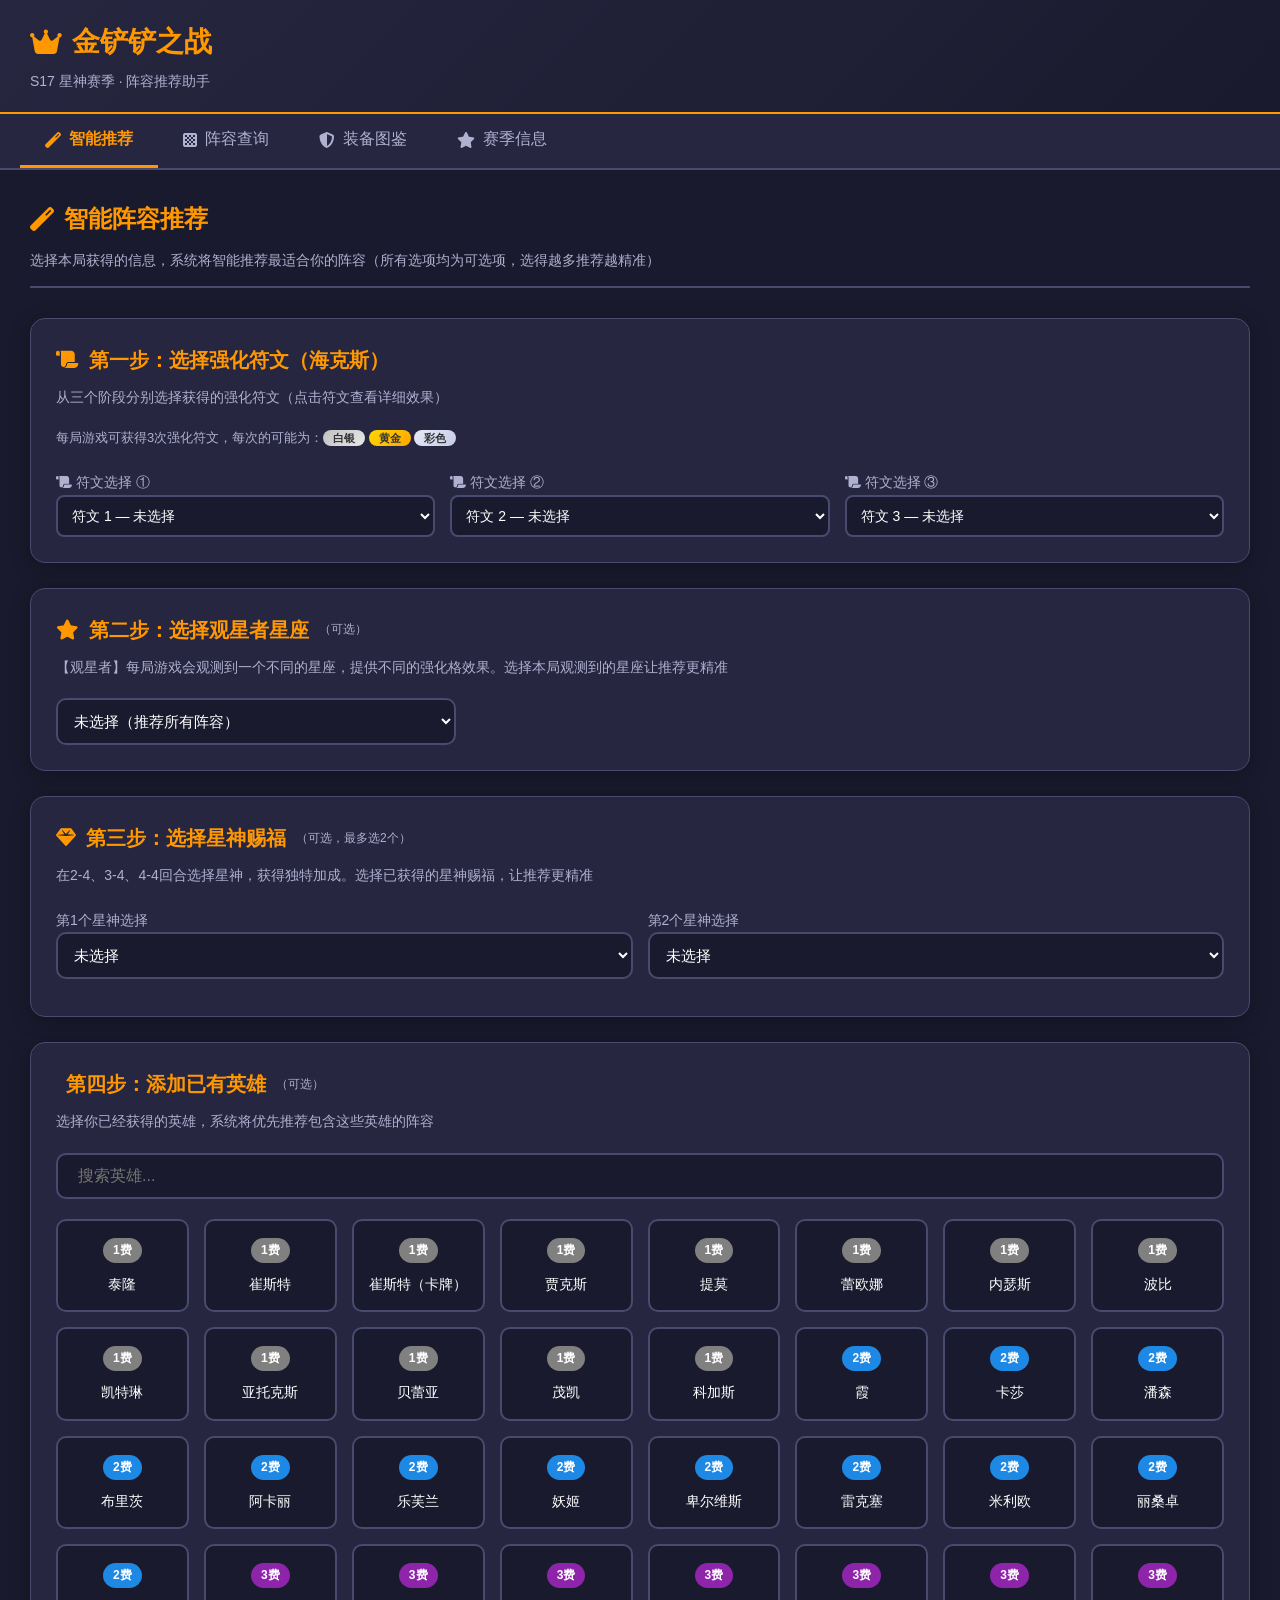
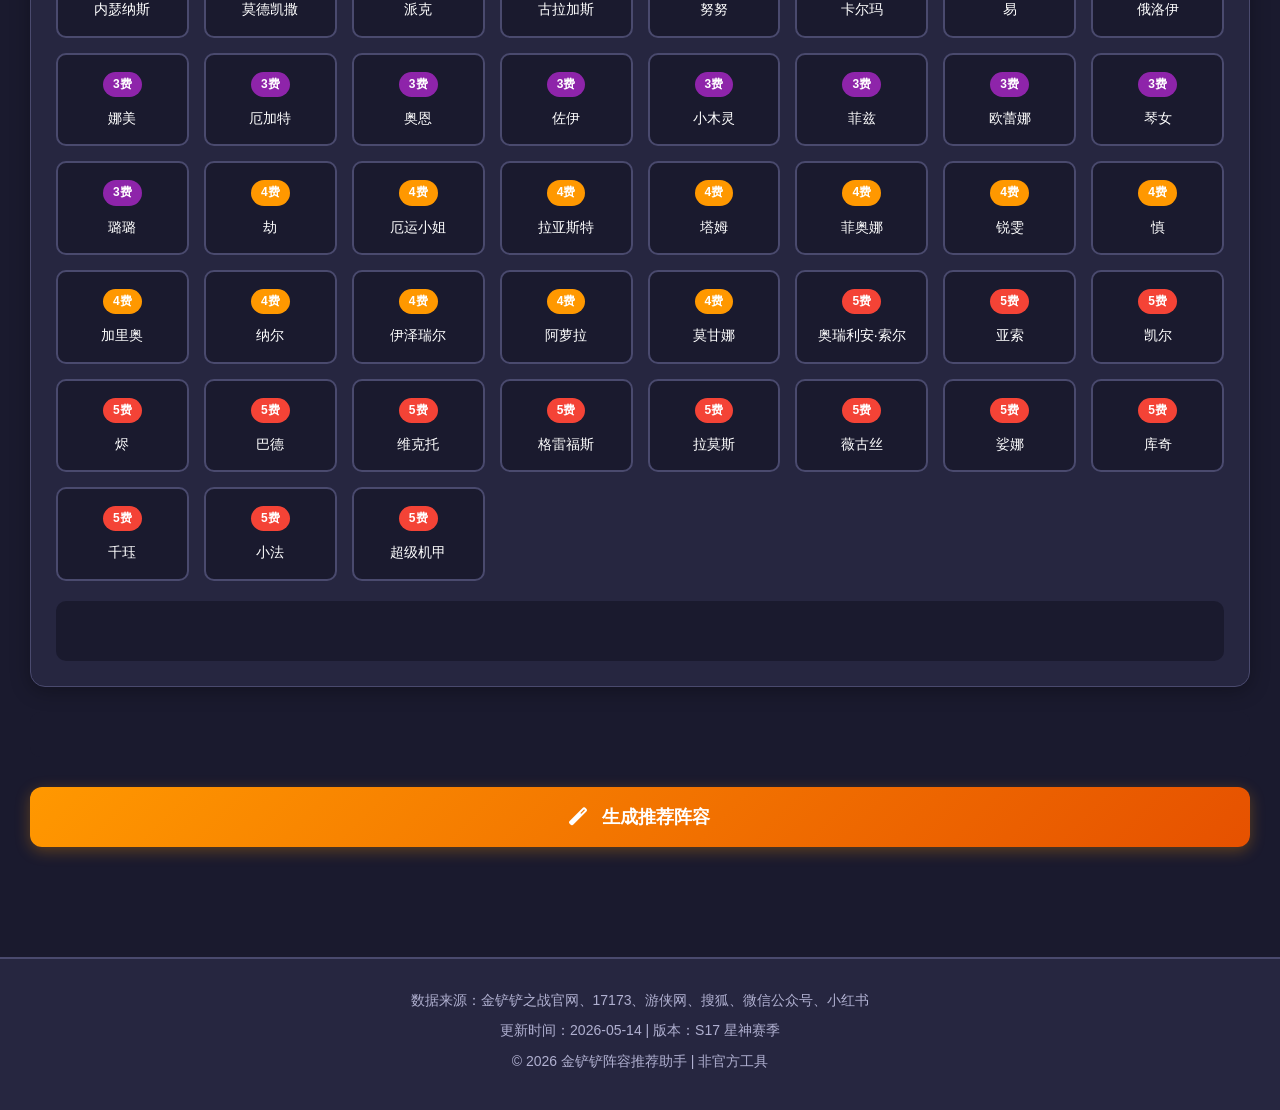
<file: index.html>
<!DOCTYPE html>
<html lang="zh-CN">
<head>
    <meta charset="UTF-8">
    <meta name="viewport" content="width=device-width, initial-scale=1.0">
    <title>金铲铲之战 - S17星神赛季阵容推荐</title>
    <link rel="stylesheet" href="styles.css">
    <link rel="stylesheet" href="https://cdnjs.cloudflare.com/ajax/libs/font-awesome/6.4.0/css/all.min.css">
</head>
<body>
    <div class="container">
        <!-- 顶部导航 -->
        <header class="header">
            <div class="header-content">
                <h1><i class="fas fa-crown"></i> 金铲铲之战</h1>
                <p class="subtitle">S17 星神赛季 · 阵容推荐助手</p>
            </div>
        </header>

        <!-- 导航标签 -->
        <nav class="nav-tabs">
            <button class="nav-tab active" onclick="switchTab('recommend')">
                <i class="fas fa-magic"></i> 智能推荐
            </button>
            <button class="nav-tab" onclick="switchTab('compositions')">
                <i class="fas fa-chess-board"></i> 阵容查询
            </button>
            <button class="nav-tab" onclick="switchTab('equipment')">
                <i class="fas fa-shield-alt"></i> 装备图鉴
            </button>
            <button class="nav-tab" onclick="switchTab('season')">
                <i class="fas fa-star"></i> 赛季信息
            </button>
        </nav>

        <!-- 智能推荐页面 -->
        <div id="recommend-page" class="page active">
            <div class="page-header">
                <h2><i class="fas fa-magic"></i> 智能阵容推荐</h2>
                <p class="page-desc">选择本局获得的信息，系统将智能推荐最适合你的阵容（所有选项均为可选项，选得越多推荐越精准）</p>
            </div>

            <!-- 第一步：选择强化符文（下拉选择） -->
            <div class="recommend-section">
                <h3><i class="fas fa-scroll"></i> 第一步：选择强化符文（海克斯）</h3>
                <p class="section-desc">从三个阶段分别选择获得的强化符文（点击符文查看详细效果）</p>
                
                <div class="hex-selection" style="display:flex;flex-direction:column;gap:15px;">
                    <p style="color:var(--text-secondary);font-size:13px;margin-bottom:5px;">每局游戏可获得3次强化符文，每次的可能为：<span class="tier-badge silver" style="font-size:11px;padding:2px 10px;">白银</span> <span class="tier-badge gold" style="font-size:11px;padding:2px 10px;">黄金</span> <span class="tier-badge prismatic" style="font-size:11px;padding:2px 10px;">彩色</span></p>
                    <div style="display:grid;grid-template-columns:1fr 1fr 1fr;gap:15px;">
                        <div class="form-group">
                            <label style="font-size:14px;color:var(--text-secondary);margin-bottom:8px;"><i class="fas fa-scroll"></i> 符文选择 ①</label>
                            <select id="hex-1" class="hex-select" onchange="onHexSelect(1)" style="width:100%;padding:10px;background:var(--bg-dark);border:2px solid var(--border-color);border-radius:8px;color:var(--text-primary);font-size:14px;">
                                <option value="">未选择</option>
                            </select>
                        </div>
                        <div class="form-group">
                            <label style="font-size:14px;color:var(--text-secondary);margin-bottom:8px;"><i class="fas fa-scroll"></i> 符文选择 ②</label>
                            <select id="hex-2" class="hex-select" onchange="onHexSelect(2)" style="width:100%;padding:10px;background:var(--bg-dark);border:2px solid var(--border-color);border-radius:8px;color:var(--text-primary);font-size:14px;">
                                <option value="">未选择</option>
                            </select>
                        </div>
                        <div class="form-group">
                            <label style="font-size:14px;color:var(--text-secondary);margin-bottom:8px;"><i class="fas fa-scroll"></i> 符文选择 ③</label>
                            <select id="hex-3" class="hex-select" onchange="onHexSelect(3)" style="width:100%;padding:10px;background:var(--bg-dark);border:2px solid var(--border-color);border-radius:8px;color:var(--text-primary);font-size:14px;">
                                <option value="">未选择</option>
                            </select>
                        </div>
                    </div>
                    <div id="hex-detail" style="display:none;background:var(--bg-dark);border-radius:8px;padding:12px;font-size:13px;color:var(--text-secondary);"></div>
                </div>
            </div>

            <!-- 第二步：选择观星者星座（可选） -->
            <div class="recommend-section">
                <h3><i class="fas fa-star"></i> 第二步：选择观星者星座 <span style="font-size:12px;color:var(--text-secondary);font-weight:normal;">（可选）</span></h3>
                <p class="section-desc">【观星者】每局游戏会观测到一个不同的星座，提供不同的强化格效果。选择本局观测到的星座让推荐更精准</p>
                
                <div class="form-group" style="max-width:400px;">
                    <select id="constellation-select" onchange="onConstellationSelect()" style="width:100%;padding:12px;background:var(--bg-dark);border:2px solid var(--border-color);border-radius:10px;color:var(--text-primary);font-size:15px;">
                        <option value="">未选择（推荐所有阵容）</option>
                    </select>
                </div>
                <div id="constellation-detail" style="display:none;margin-top:12px;background:var(--bg-dark);border-radius:10px;padding:15px;border:1px solid var(--border-color);font-size:14px;color:var(--text-secondary);"></div>
            </div>

            <!-- 第三步：选择星神赐福（可选，最多2个） -->
            <div class="recommend-section">
                <h3><i class="fas fa-gem"></i> 第三步：选择星神赐福 <span style="font-size:12px;color:var(--text-secondary);font-weight:normal;">（可选，最多选2个）</span></h3>
                <p class="section-desc">在2-4、3-4、4-4回合选择星神，获得独特加成。选择已获得的星神赐福，让推荐更精准</p>
                
                <div style="display:grid;grid-template-columns:1fr 1fr;gap:15px;margin-bottom:12px;">
                    <div class="form-group">
                        <label style="font-size:14px;color:var(--text-secondary);margin-bottom:8px;">第1个星神选择</label>
                        <select id="stargod-1" onchange="onStarGodSelect()" style="width:100%;padding:12px;background:var(--bg-dark);border:2px solid var(--border-color);border-radius:10px;color:var(--text-primary);font-size:15px;">
                            <option value="">未选择</option>
                        </select>
                    </div>
                    <div class="form-group">
                        <label style="font-size:14px;color:var(--text-secondary);margin-bottom:8px;">第2个星神选择</label>
                        <select id="stargod-2" onchange="onStarGodSelect()" style="width:100%;padding:12px;background:var(--bg-dark);border:2px solid var(--border-color);border-radius:10px;color:var(--text-primary);font-size:15px;">
                            <option value="">未选择</option>
                        </select>
                    </div>
                </div>
                
                <div id="stargod-tip" style="background:rgba(255,152,0,0.12);border:2px solid var(--primary);border-radius:10px;padding:15px;margin-bottom:12px;display:none;">
                    <p style="font-size:14px;color:var(--primary);font-weight:bold;"><i class="fas fa-bolt"></i> 连续2次选择同一星神会成为「主神」，解锁专属超强赐福！</p>
                </div>
                
                <div id="stargod-detail" style="display:none;background:var(--bg-dark);border-radius:10px;padding:15px;font-size:14px;color:var(--text-secondary);"></div>
            </div>

            <!-- 第四步：添加已有英雄（可选） -->
            <div class="recommend-section">
                <h3><i class="fas fa-chess-piece"></i> 第四步：添加已有英雄 <span style="font-size:12px;color:var(--text-secondary);font-weight:normal;">（可选）</span></h3>
                <p class="section-desc">选择你已经获得的英雄，系统将优先推荐包含这些英雄的阵容</p>
                
                <div class="champion-selector">
                    <input type="text" id="champion-search" placeholder="搜索英雄..." oninput="filterChampions()">
                    <div class="champion-grid" id="champion-grid">
                        <!-- 动态加载英雄 -->
                    </div>
                </div>
                
                <div class="selected-champions" id="selected-champions">
                    <!-- 已选择的英雄 -->
                </div>
            </div>

            <!-- 已选条件概要 -->
            <div id="selection-summary" style="display:flex;flex-wrap:wrap;gap:8px;padding:15px;background:var(--bg-dark);border-radius:10px;margin-bottom:20px;min-height:45px;align-items:center;"></div>

            <!-- 推荐结果 -->
            <div class="recommend-result" id="recommend-result">
                <button class="btn-recommend" onclick="generateRecommendation()">
                    <i class="fas fa-magic"></i> 生成推荐阵容
                </button>
            </div>

            <!-- 推荐阵容展示 -->
            <div id="recommendation-list" class="composition-list">
                <!-- 动态加载推荐阵容 -->
            </div>
        </div>

        <!-- 阵容查询页面 -->
        <div id="compositions-page" class="page">
            <div class="page-header">
                <h2><i class="fas fa-chess-board"></i> 阵容查询</h2>
                <p class="page-desc">浏览所有阵容，或按条件筛选找到适合你的阵容</p>
            </div>

            <div class="search-filter">
                <input type="text" id="comp-search" placeholder="搜索阵容或英雄..." oninput="filterCompositions()">
                
                <div class="filter-group">
                    <label>梯度筛选：</label>
                    <select id="tier-filter" onchange="filterCompositions()">
                        <option value="">全部</option>
                        <option value="T0">T0</option>
                        <option value="T0.5">T0.5</option>
                        <option value="T1">T1</option>
                        <option value="T2">T2</option>
                    </select>
                </div>
                
                <div class="filter-group">
                    <label>难度筛选：</label>
                    <select id="difficulty-filter" onchange="filterCompositions()">
                        <option value="">全部</option>
                        <option value="简单">简单</option>
                        <option value="中等">中等</option>
                        <option value="困难">困难</option>
                    </select>
                </div>
                
                <!-- 种族羁绊筛选 -->
                <div class="filter-group">
                    <label>种族羁绊：</label>
                    <div class="trait-checkboxes" id="racial-traits">
                        <!-- 动态加载种族羁绊 -->
                    </div>
                </div>
                
                <!-- 职业羁绊筛选 -->
                <div class="filter-group">
                    <label>职业羁绊：</label>
                    <div class="trait-checkboxes" id="class-traits">
                        <!-- 动态加载职业羁绊 -->
                    </div>
                </div>
            </div>

            <div id="composition-list" class="composition-list">
                <!-- 动态加载阵容 -->
            </div>
        </div>

        <!-- 装备图鉴页面 -->
        <div id="equipment-page" class="page">
            <div class="page-header">
                <h2><i class="fas fa-shield-alt"></i> 装备图鉴</h2>
                <p class="page-desc">查看所有装备的效果和合成配方</p>
            </div>

            <div class="search-filter">
                <input type="text" id="item-search" placeholder="搜索装备..." oninput="filterItems()">
            </div>

            <div id="item-list" class="item-list">
                <!-- 动态加载装备 -->
            </div>
        </div>

        <!-- 赛季信息页面 -->
        <div id="season-page" class="page">
            <div class="page-header">
                <h2><i class="fas fa-star"></i> S17 星神赛季</h2>
                <p class="page-desc">了解本赛季的新机制、新羁绊和新玩法</p>
            </div>

            <!-- 星神赐福机制 -->
            <div class="season-section">
                <h3><i class="fas fa-gem"></i> 星神赐福机制</h3>
                <p>传统的"选秀"环节已被彻底取代，变成了全新的"星神领域"机制。在2-4、3-4、4-4回合，你将直面两位星神与羽饰骑士，选择一份附带基础装备的专属恩赐及一份通用馈赠。</p>
                
                <div class="stargod-cards" id="stargod-cards">
                    <!-- 动态加载星神卡片 -->
                </div>
            </div>

            <!-- 观星者星座机制 -->
            <div class="season-section">
                <h3><i class="fas fa-star"></i> 观星者星座机制</h3>
                <p>【观星者】每局游戏会观测到一个不同的星座。每完成5场玩家对战，即可获得1枚观星者纹章。处于强化格上的观星者单位会获得各类属性加成。</p>
                
                <div class="constellation-cards" id="constellation-cards">
                    <!-- 动态加载星座卡片 -->
                </div>
            </div>

            <!-- 羁绊介绍 -->
            <div class="season-section">
                <h3><i class="fas fa-link"></i> 羁绊介绍</h3>
                
                <h4>种族羁绊（特质）</h4>
                <div class="trait-cards" id="racial-trait-cards">
                    <!-- 动态加载种族羁绊 -->
                </div>
                
                <h4>职业羁绊（职业）</h4>
                <div class="trait-cards" id="class-trait-cards">
                    <!-- 动态加载职业羁绊 -->
                </div>
            </div>

            <!-- 强化符文介绍 -->
            <div class="season-section">
                <h3><i class="fas fa-scroll"></i> 强化符文（海克斯）介绍</h3>
                <p>强化符文在1-4、3-3、4-6回合获得，分为三个等级：</p>
                <ul>
                    <li><span class="tier-badge silver">白银</span> 基础效果，适合前期过渡</li>
                    <li><span class="tier-badge gold">黄金</span> 进阶效果，适合中期发力</li>
                    <li><span class="tier-badge prismatic">彩色</span> 强力效果，适合后期决胜</li>
                </ul>
                
                <div class="hex-categories">
                    <div class="hex-category">
                        <h4>专属英雄强化</h4>
                        <div class="hex-list" id="hero-hexes">
                            <!-- 动态加载英雄强化符文 -->
                        </div>
                    </div>
                    
                    <div class="hex-category">
                        <h4>经济运营</h4>
                        <div class="hex-list" id="economic-hexes">
                            <!-- 动态加载经济符文 -->
                        </div>
                    </div>
                    
                    <div class="hex-category">
                        <h4>装备神器</h4>
                        <div class="hex-list" id="equipment-hexes">
                            <!-- 动态加载装备符文 -->
                        </div>
                    </div>
                    
                    <div class="hex-category">
                        <h4>战斗增益</h4>
                        <div class="hex-list" id="combat-hexes">
                            <!-- 动态加载战斗符文 -->
                        </div>
                    </div>
                </div>
            </div>
        </div>

        <!-- 阵容详情弹窗 -->
        <div id="composition-detail" class="modal">
            <div class="modal-content">
                <span class="close" onclick="closeModal()">&times;</span>
                <div id="modal-body">
                    <!-- 动态加载阵容详情 -->
                </div>
            </div>
        </div>

        <!-- 页脚 -->
        <footer class="footer">
            <p>数据来源：金铲铲之战官网、17173、游侠网、搜狐、微信公众号、小红书</p>
            <p>更新时间：2026-05-14 | 版本：S17 星神赛季</p>
            <p>© 2026 金铲铲阵容推荐助手 | 非官方工具</p>
        </footer>
    </div>

    <!-- 引入JavaScript文件 -->
    <script src="data.js"></script>
    <script src="app.js"></script>
</body>
</html>
</file>
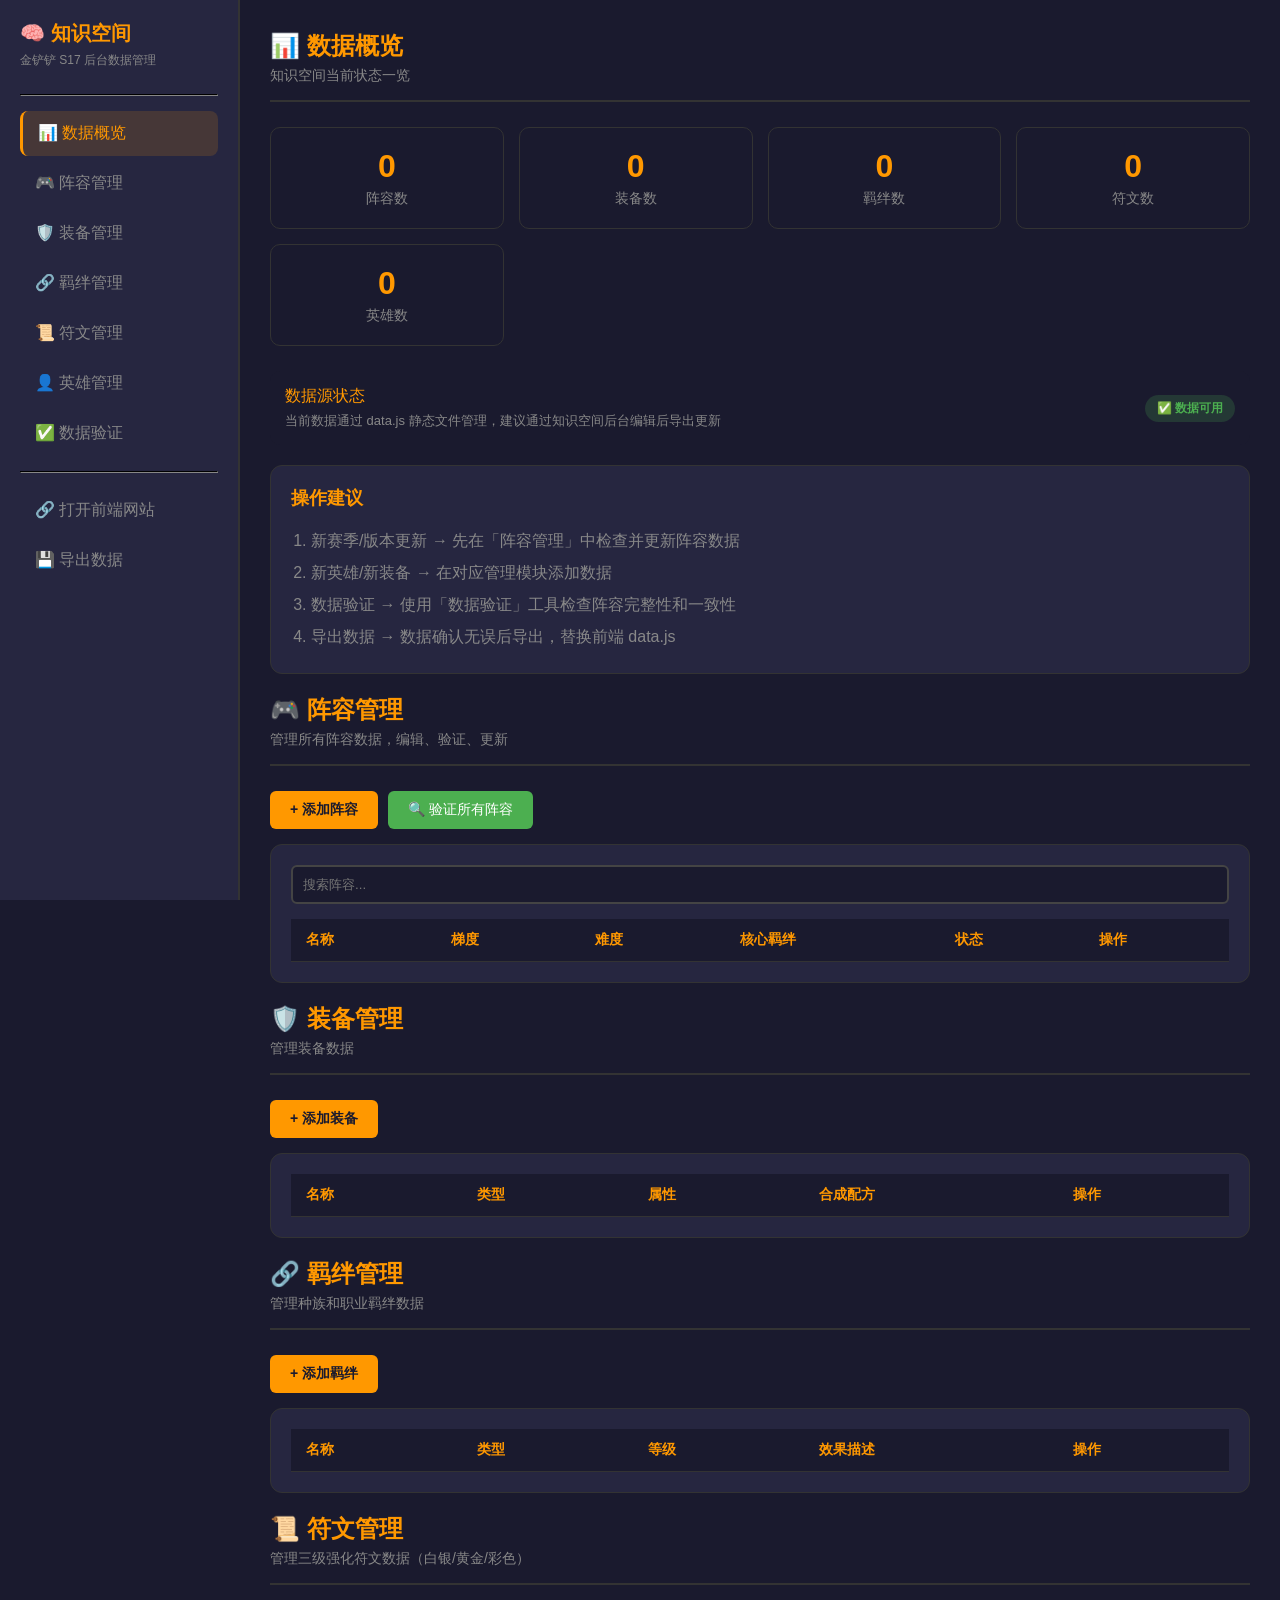
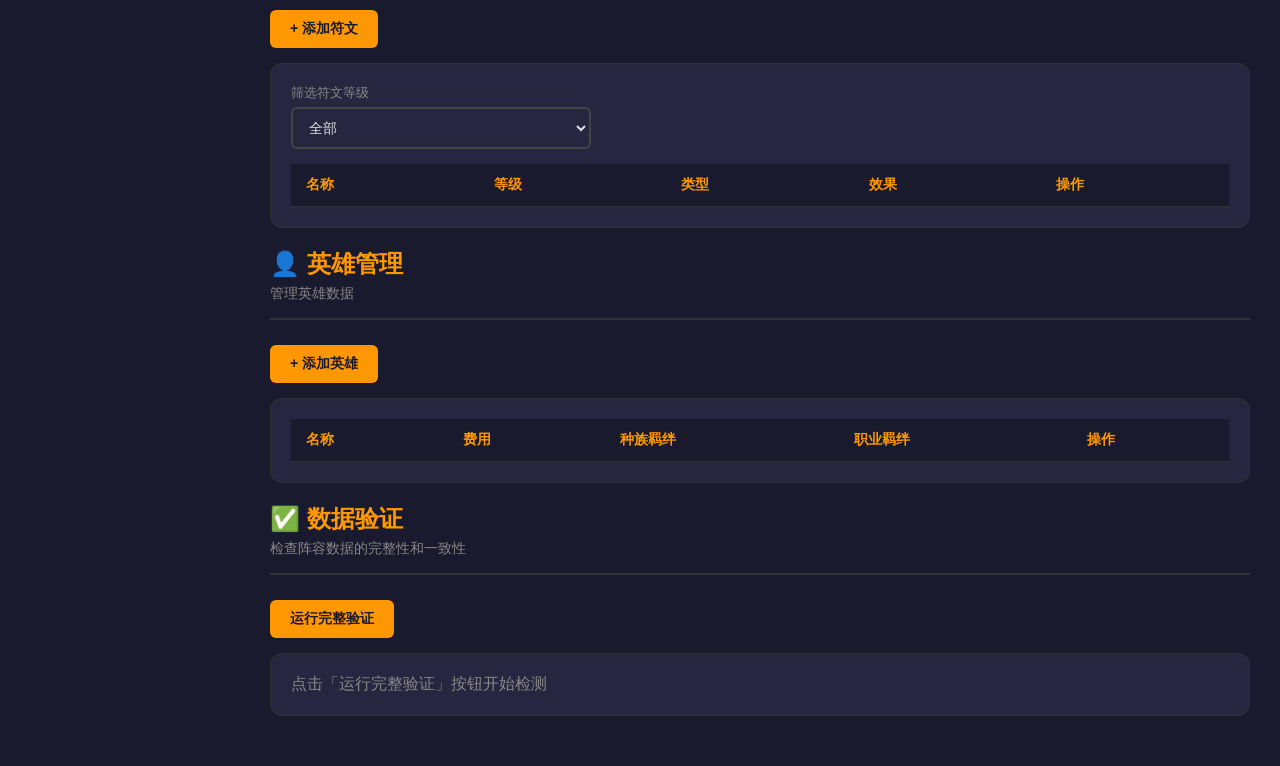
<file: admin.html>
<!DOCTYPE html>
<html lang="zh-CN">
<head>
    <meta charset="UTF-8">
    <meta name="viewport" content="width=device-width, initial-scale=1.0">
    <title>金铲铲知识空间 - 后台管理</title>
    <style>
        :root {
            --bg-dark: #1a1a2e;
            --bg-medium: #262640;
            --bg-light: #3a3a5e;
            --primary: #FF9800;
            --text-primary: #e0e0e0;
            --text-secondary: #888;
            --success: #4CAF50;
            --danger: #f44336;
            --warning: #FFC107;
        }
        * { margin: 0; padding: 0; box-sizing: border-box; }
        body {
            font-family: 'Segoe UI', sans-serif;
            background: var(--bg-dark);
            color: var(--text-primary);
            min-height: 100vh;
        }
        .sidebar {
            position: fixed;
            left: 0;
            top: 0;
            width: 240px;
            height: 100vh;
            background: var(--bg-medium);
            border-right: 2px solid #333;
            padding: 20px;
            overflow-y: auto;
            z-index: 100;
        }
        .sidebar h2 {
            color: var(--primary);
            font-size: 20px;
            margin-bottom: 5px;
            display: flex;
            align-items: center;
            gap: 10px;
        }
        .sidebar .subtitle {
            font-size: 12px;
            color: var(--text-secondary);
            margin-bottom: 25px;
        }
        .nav-item {
            padding: 12px 15px;
            margin: 5px 0;
            border-radius: 8px;
            cursor: pointer;
            transition: all 0.3s;
            display: flex;
            align-items: center;
            gap: 10px;
            color: var(--text-secondary);
        }
        .nav-item:hover, .nav-item.active {
            background: rgba(255,152,0,0.15);
            color: var(--primary);
        }
        .nav-item.active {
            border-left: 3px solid var(--primary);
        }
        .main-content {
            margin-left: 240px;
            padding: 30px;
        }
        .page-header {
            margin-bottom: 25px;
            padding-bottom: 15px;
            border-bottom: 2px solid #333;
        }
        .page-header h2 { font-size: 24px; color: var(--primary); }
        .page-header p { color: var(--text-secondary); font-size: 14px; margin-top: 5px; }
        .section {
            background: var(--bg-medium);
            border-radius: 12px;
            padding: 20px;
            margin-bottom: 20px;
            border: 1px solid #333;
        }
        .section h3 { font-size: 18px; margin-bottom: 15px; color: var(--primary); }
        
        /* 统计卡片 */
        .stats-grid {
            display: grid;
            grid-template-columns: repeat(auto-fill, minmax(200px, 1fr));
            gap: 15px;
            margin-bottom: 25px;
        }
        .stat-card {
            background: var(--bg-dark);
            border-radius: 10px;
            padding: 20px;
            text-align: center;
            border: 1px solid #333;
        }
        .stat-card .number {
            font-size: 32px;
            font-weight: bold;
            color: var(--primary);
        }
        .stat-card .label { font-size: 14px; color: var(--text-secondary); margin-top: 5px; }
        
        /* 表格样式 */
        table {
            width: 100%;
            border-collapse: collapse;
            font-size: 14px;
        }
        th, td {
            padding: 12px 15px;
            text-align: left;
            border-bottom: 1px solid #333;
        }
        th { color: var(--primary); font-weight: bold; background: var(--bg-dark); }
        tr:hover { background: rgba(255,152,0,0.05); }
        
        /* 编辑区 */
        .edit-form {
            background: var(--bg-dark);
            border-radius: 10px;
            padding: 20px;
            margin-top: 20px;
        }
        .form-group {
            margin-bottom: 15px;
        }
        .form-group label {
            display: block;
            font-size: 13px;
            color: var(--text-secondary);
            margin-bottom: 5px;
        }
        .form-group input, .form-group select, .form-group textarea {
            width: 100%;
            padding: 10px 12px;
            background: var(--bg-medium);
            border: 2px solid #444;
            border-radius: 6px;
            color: var(--text-primary);
            font-size: 14px;
        }
        .form-group textarea { min-height: 80px; resize: vertical; }
        .form-group input:focus, .form-group select:focus, .form-group textarea:focus {
            outline: none;
            border-color: var(--primary);
        }
        
        .btn {
            padding: 10px 20px;
            border: none;
            border-radius: 6px;
            cursor: pointer;
            font-size: 14px;
            transition: all 0.3s;
        }
        .btn-primary { background: var(--primary); color: #1a1a2e; font-weight: bold; }
        .btn-primary:hover { background: #e68900; }
        .btn-danger { background: var(--danger); color: white; }
        .btn-danger:hover { background: #d32f2f; }
        .btn-success { background: var(--success); color: white; }
        .btn-success:hover { background: #388e3c; }
        .btn-sm { padding: 6px 12px; font-size: 12px; }
        
        .action-bar {
            display: flex;
            gap: 10px;
            margin-bottom: 15px;
        }
        .valid-badge {
            display: inline-block;
            padding: 3px 10px;
            border-radius: 12px;
            font-size: 12px;
        }
        .valid-badge.ok { background: rgba(76,175,80,0.2); color: var(--success); }
        .valid-badge.warn { background: rgba(255,152,0,0.2); color: var(--warning); }
        .valid-badge.err { background: rgba(244,67,54,0.2); color: var(--danger); }
        
        .data-source {
            display: flex;
            align-items: center;
            gap: 15px;
            background: var(--bg-dark);
            border-radius: 10px;
            padding: 15px;
            margin-bottom: 20px;
        }
        .data-source .info { flex: 1; }
        .data-source .title { font-size: 16px; color: var(--primary); margin-bottom: 5px; }
        .data-source .desc { font-size: 13px; color: var(--text-secondary); }
        .data-source .status {
            display: inline-block;
            padding: 5px 12px;
            border-radius: 15px;
            font-size: 12px;
            font-weight: bold;
        }
        .status.synced { background: rgba(76,175,80,0.2); color: var(--success); }
        .status.unsynced { background: rgba(255,152,0,0.2); color: var(--warning); }
        
        @media (max-width: 768px) {
            .sidebar { width: 100%; height: auto; position: relative; padding: 15px; }
            .main-content { margin-left: 0; padding: 15px; }
            .stats-grid { grid-template-columns: repeat(2, 1fr); }
        }
    </style>
</head>
<body>
    <div class="sidebar">
        <h2>🧠 知识空间</h2>
        <div class="subtitle">金铲铲 S17 后台数据管理</div>
        <hr style="border-color:#333;margin-bottom:15px;">
        <div class="nav-item active" onclick="switchAdminTab('dashboard',this)">
            📊 数据概览
        </div>
        <div class="nav-item" onclick="switchAdminTab('compositions',this)">
            🎮 阵容管理
        </div>
        <div class="nav-item" onclick="switchAdminTab('items',this)">
            🛡️ 装备管理
        </div>
        <div class="nav-item" onclick="switchAdminTab('traits',this)">
            🔗 羁绊管理
        </div>
        <div class="nav-item" onclick="switchAdminTab('hexes',this)">
            📜 符文管理
        </div>
        <div class="nav-item" onclick="switchAdminTab('champions',this)">
            👤 英雄管理
        </div>
        <div class="nav-item" onclick="switchAdminTab('validation',this)">
            ✅ 数据验证
        </div>
        <hr style="border-color:#333;margin:15px 0;">
        <div class="nav-item" onclick="window.open('index.html','_blank')">
            🔗 打开前端网站
        </div>
        <div class="nav-item" onclick="exportData()">
            💾 导出数据
        </div>
    </div>
    
    <div class="main-content">
        <!-- 数据概览 -->
        <div id="admin-dashboard" class="admin-page active">
            <div class="page-header">
                <h2>📊 数据概览</h2>
                <p>知识空间当前状态一览</p>
            </div>
            <div class="stats-grid" id="stats-grid">
                <!-- 由JS动态填充 -->
            </div>
            <div class="data-source">
                <div class="info">
                    <div class="title">数据源状态</div>
                    <div class="desc">当前数据通过 data.js 静态文件管理，建议通过知识空间后台编辑后导出更新</div>
                </div>
                <span class="status synced">✅ 数据可用</span>
            </div>
            <div class="section">
                <h3>操作建议</h3>
                <ol style="padding-left:20px;line-height:2;color:var(--text-secondary);">
                    <li>新赛季/版本更新 → 先在「阵容管理」中检查并更新阵容数据</li>
                    <li>新英雄/新装备 → 在对应管理模块添加数据</li>
                    <li>数据验证 → 使用「数据验证」工具检查阵容完整性和一致性</li>
                    <li>导出数据 → 数据确认无误后导出，替换前端 data.js</li>
                </ol>
            </div>
        </div>
        
        <!-- 阵容管理 -->
        <div id="admin-compositions" class="admin-page">
            <div class="page-header">
                <h2>🎮 阵容管理</h2>
                <p>管理所有阵容数据，编辑、验证、更新</p>
            </div>
            <div class="action-bar">
                <button class="btn btn-primary" onclick="showAddCompForm()">+ 添加阵容</button>
                <button class="btn btn-success" onclick="runCompValidation()">🔍 验证所有阵容</button>
            </div>
            <div class="section">
                <input type="text" id="comp-filter" placeholder="搜索阵容..." oninput="renderCompTable()" style="width:100%;padding:10px;background:var(--bg-dark);border:2px solid #444;border-radius:6px;color:var(--text-primary);margin-bottom:15px;">
                <table>
                    <thead>
                        <tr>
                            <th>名称</th>
                            <th>梯度</th>
                            <th>难度</th>
                            <th>核心羁绊</th>
                            <th>状态</th>
                            <th>操作</th>
                        </tr>
                    </thead>
                    <tbody id="comp-table-body">
                        <!-- 由JS动态填充 -->
                    </tbody>
                </table>
            </div>
            <div id="comp-edit-area" style="display:none;"></div>
        </div>
        
        <!-- 装备管理 -->
        <div id="admin-items" class="admin-page">
            <div class="page-header">
                <h2>🛡️ 装备管理</h2>
                <p>管理装备数据</p>
            </div>
            <div class="action-bar">
                <button class="btn btn-primary" onclick="showAddItemForm()">+ 添加装备</button>
            </div>
            <div class="section">
                <table>
                    <thead>
                        <tr>
                            <th>名称</th>
                            <th>类型</th>
                            <th>属性</th>
                            <th>合成配方</th>
                            <th>操作</th>
                        </tr>
                    </thead>
                    <tbody id="item-table-body">
                        <!-- 由JS动态填充 -->
                    </tbody>
                </table>
            </div>
        </div>
        
        <!-- 羁绊管理 -->
        <div id="admin-traits" class="admin-page">
            <div class="page-header">
                <h2>🔗 羁绊管理</h2>
                <p>管理种族和职业羁绊数据</p>
            </div>
            <div class="action-bar">
                <button class="btn btn-primary" onclick="showAddTraitForm()">+ 添加羁绊</button>
            </div>
            <div class="section">
                <table>
                    <thead>
                        <tr>
                            <th>名称</th>
                            <th>类型</th>
                            <th>等级</th>
                            <th>效果描述</th>
                            <th>操作</th>
                        </tr>
                    </thead>
                    <tbody id="trait-table-body">
                        <!-- 由JS动态填充 -->
                    </tbody>
                </table>
            </div>
        </div>
        
        <!-- 符文管理 -->
        <div id="admin-hexes" class="admin-page">
            <div class="page-header">
                <h2>📜 符文管理</h2>
                <p>管理三级强化符文数据（白银/黄金/彩色）</p>
            </div>
            <div class="action-bar">
                <button class="btn btn-primary" onclick="showAddHexForm()">+ 添加符文</button>
            </div>
            <div class="section">
                <div class="form-group" style="max-width:300px;">
                    <label>筛选符文等级</label>
                    <select onchange="renderHexTable(this.value)">
                        <option value="all">全部</option>
                        <option value="silver">白银</option>
                        <option value="gold">黄金</option>
                        <option value="prismatic">彩色</option>
                    </select>
                </div>
                <table>
                    <thead>
                        <tr>
                            <th>名称</th>
                            <th>等级</th>
                            <th>类型</th>
                            <th>效果</th>
                            <th>操作</th>
                        </tr>
                    </thead>
                    <tbody id="hex-table-body">
                        <!-- 由JS动态填充 -->
                    </tbody>
                </table>
            </div>
        </div>
        
        <!-- 英雄管理 -->
        <div id="admin-champions" class="admin-page">
            <div class="page-header">
                <h2>👤 英雄管理</h2>
                <p>管理英雄数据</p>
            </div>
            <div class="action-bar">
                <button class="btn btn-primary" onclick="showAddChampionForm()">+ 添加英雄</button>
            </div>
            <div class="section">
                <table>
                    <thead>
                        <tr>
                            <th>名称</th>
                            <th>费用</th>
                            <th>种族羁绊</th>
                            <th>职业羁绊</th>
                            <th>操作</th>
                        </tr>
                    </thead>
                    <tbody id="champion-table-body">
                        <!-- 由JS动态填充 -->
                    </tbody>
                </table>
            </div>
        </div>
        
        <!-- 数据验证 -->
        <div id="admin-validation" class="admin-page">
            <div class="page-header">
                <h2>✅ 数据验证</h2>
                <p>检查阵容数据的完整性和一致性</p>
            </div>
            <div class="action-bar">
                <button class="btn btn-primary" onclick="runFullValidation()">运行完整验证</button>
            </div>
            <div class="section" id="validation-results">
                <p style="color:var(--text-secondary);">点击「运行完整验证」按钮开始检测</p>
            </div>
        </div>
    </div>
    
    <script>
        // 加载数据
        let adminData = { compositions: [], items: [], traits: [], hexes: {silver:[],gold:[],prismatic:[]}, champions: [] };
        
        // 从第3方数据(全局window对象)加载
        function loadAdminData() {
            // 先加载 data.js 中的数据
            adminData.compositions = window.compositions || [];
            adminData.items = window.items || [];
            adminData.traits = window.traits || [];
            adminData.hexes = window.hexes || {silver:[],gold:[],prismatic:[]};
            adminData.champions = window.champions || [];
            updateStats();
        }
        
        // 切换标签
        function switchAdminTab(tabName, el) {
            document.querySelectorAll('.admin-page').forEach(p => p.classList.remove('active'));
            document.getElementById('admin-' + tabName).classList.add('active');
            document.querySelectorAll('.nav-item').forEach(n => n.classList.remove('active'));
            if (el) el.classList.add('active');
            renderCurrentTab(tabName);
        }
        
        function renderCurrentTab(tabName) {
            switch(tabName) {
                case 'dashboard': updateStats(); break;
                case 'compositions': renderCompTable(); break;
                case 'items': renderItemTable(); break;
                case 'traits': renderTraitTable(); break;
                case 'hexes': renderHexTable('all'); break;
                case 'champions': renderChampionTable(); break;
                case 'validation': break;
            }
        }
        
        // ====== 数据概览 ======
        function updateStats() {
            const totalComps = adminData.compositions.length;
            const totalItems = adminData.items.length;
            const totalTraits = adminData.traits.length;
            const totalHexes = (adminData.hexes.silver.length + adminData.hexes.gold.length + adminData.hexes.prismatic.length);
            const totalChamps = adminData.champions.length;
            
            const filter = document.getElementById('comp-filter');
            if (filter) filter.value = '';
            
            document.getElementById('stats-grid').innerHTML = `
                <div class="stat-card"><div class="number">${totalComps}</div><div class="label">阵容数</div></div>
                <div class="stat-card"><div class="number">${totalItems}</div><div class="label">装备数</div></div>
                <div class="stat-card"><div class="number">${totalTraits}</div><div class="label">羁绊数</div></div>
                <div class="stat-card"><div class="number">${totalHexes}</div><div class="label">符文数</div></div>
                <div class="stat-card"><div class="number">${totalChamps}</div><div class="label">英雄数</div></div>
            `;
        }
        
        // ====== 阵容管理 ======
        function renderCompTable() {
            const filter = document.getElementById('comp-filter');
            const q = filter ? filter.value.toLowerCase() : '';
            const tbody = document.getElementById('comp-table-body');
            let html = '';
            adminData.compositions.forEach(comp => {
                if (q && !comp.name.toLowerCase().includes(q) && !comp.traits.some(t => t.includes(q))) return;
                const validStatus = checkCompValidity(comp);
                html += `<tr>
                    <td>${comp.name}</td>
                    <td><span class="comp-tier ${comp.tier.replace('.','')}" style="padding:3px 10px;border-radius:12px;font-size:12px;font-weight:bold;background:${comp.tier === 'T0' ? '#f44336' : comp.tier === 'T0.5' ? '#FF9800' : '#2196F3'};color:white;">${comp.tier}</span></td>
                    <td>${comp.difficulty}</td>
                    <td>${comp.traits.map(t => '<span style="padding:2px 8px;border-radius:10px;font-size:11px;background:#333;margin:2px;">' + getTraitName(t) + '</span>').join(' ')}</td>
                    <td><span class="valid-badge ${validStatus}">${validStatus === 'ok' ? '✅ 完整' : validStatus === 'warn' ? '⚠️ 部分缺失' : '❌ 数据问题'}</span></td>
                    <td>
                        <button class="btn btn-sm btn-primary" onclick="editComp('${comp.id}')">编辑</button>
                        <button class="btn btn-sm btn-danger" onclick="deleteComp('${comp.id}')">删除</button>
                    </td>
                </tr>`;
            });
            tbody.innerHTML = html || '<tr><td colspan="6" style="text-align:center;color:var(--text-secondary);">无数据</td></tr>';
        }
        
        function getTraitName(id) {
            const t = adminData.traits.find(t => t.id === id);
            return t ? t.name : id;
        }
        
        function checkCompValidity(comp) {
            // 检查阵容完整性
            let issues = 0;
            if (!comp.name || !comp.description) issues++;
            if (!comp.traits || comp.traits.length === 0) issues++;
            if (!comp.position || !comp.position.front || !comp.position.middle || !comp.position.back) issues++;
            if (!comp.equipment) issues++;
            if (!comp.earlyGame || !comp.midGame || !comp.lateGame) issues++;
            if (!comp.source || !comp.updateTime) issues++;
            if (issues === 0) return 'ok';
            if (issues <= 2) return 'warn';
            return 'err';
        }
        
        function editComp(id) {
            const comp = adminData.compositions.find(c => c.id === id);
            if (!comp) return;
            const area = document.getElementById('comp-edit-area');
            area.style.display = 'block';
            area.innerHTML = `
                <div class="edit-form">
                    <h4 style="margin-bottom:15px;">编辑阵容: ${comp.name}</h4>
                    <div class="form-group"><label>名称</label><input id="comp-name" value="${comp.name}"></div>
                    <div class="form-group"><label>梯度</label><select id="comp-tier"><option ${comp.tier==='T0'?'selected':''}>T0</option><option ${comp.tier==='T0.5'?'selected':''}>T0.5</option><option ${comp.tier==='T1'?'selected':''}>T1</option><option ${comp.tier==='T2'?'selected':''}>T2</option></select></div>
                    <div class="form-group"><label>难度</label><select id="comp-difficulty"><option ${comp.difficulty==='简单'?'selected':''}>简单</option><option ${comp.difficulty==='中等'?'selected':''}>中等</option><option ${comp.difficulty==='困难'?'selected':''}>困难</option></select></div>
                    <div class="form-group"><label>描述</label><textarea id="comp-desc">${comp.description || ''}</textarea></div>
                    <div class="form-group"><label>羁绊（逗号分隔）</label><input id="comp-traits" value="${(comp.traits||[]).join(',')}"></div>
                    <div class="form-group"><label>核心英雄（逗号分隔）</label><input id="comp-main" value="${(comp.mainChampions||[]).join(',')}"></div>
                    <div class="form-group"><label>前期运营</label><textarea id="comp-early">${comp.earlyGame || ''}</textarea></div>
                    <div class="form-group"><label>中期运营</label><textarea id="comp-mid">${comp.midGame || ''}</textarea></div>
                    <div class="form-group"><label>后期运营</label><textarea id="comp-late">${comp.lateGame || ''}</textarea></div>
                    <div class="form-group"><label>前排站位（逗号分隔）</label><input id="comp-front" value="${(comp.position?.front||[]).join(',')}"></div>
                    <div class="form-group"><label>中排站位（逗号分隔）</label><input id="comp-mid-pos" value="${(comp.position?.middle||[]).join(',')}"></div>
                    <div class="form-group"><label>后排站位（逗号分隔）</label><input id="comp-back" value="${(comp.position?.back||[]).join(',')}"></div>
                    <div class="form-group"><label>推荐星神</label><input id="comp-stargod" value="${comp.starGod || ''}"></div>
                    <div class="form-group"><label>推荐星座</label><input id="comp-constellation" value="${comp.constellation || ''}"></div>
                    <div class="form-group"><label>推荐符文（逗号分隔）</label><input id="comp-hexes" value="${(comp.hexes||[]).join(',')}"></div>
                    <div class="form-group"><label>数据来源</label><input id="comp-source" value="${comp.source || ''}"></div>
                    <div class="form-group"><label>更新时间</label><input id="comp-update" value="${comp.updateTime || ''}"></div>
                    <button class="btn btn-primary" onclick="saveComp('${id}')">保存</button>
                    <button class="btn btn-danger" onclick="document.getElementById('comp-edit-area').style.display='none'">取消</button>
                </div>
            `;
        }
        
        function saveComp(id) {
            const comp = adminData.compositions.find(c => c.id === id);
            if (!comp) return;
            comp.name = document.getElementById('comp-name').value;
            comp.tier = document.getElementById('comp-tier').value;
            comp.difficulty = document.getElementById('comp-difficulty').value;
            comp.description = document.getElementById('comp-desc').value;
            comp.traits = document.getElementById('comp-traits').value.split(',').map(s => s.trim()).filter(Boolean);
            comp.mainChampions = document.getElementById('comp-main').value.split(',').map(s => s.trim()).filter(Boolean);
            comp.earlyGame = document.getElementById('comp-early').value;
            comp.midGame = document.getElementById('comp-mid').value;
            comp.lateGame = document.getElementById('comp-late').value;
            if (!comp.position) comp.position = {};
            comp.position.front = document.getElementById('comp-front').value.split(',').map(s => s.trim()).filter(Boolean);
            comp.position.middle = document.getElementById('comp-mid-pos').value.split(',').map(s => s.trim()).filter(Boolean);
            comp.position.back = document.getElementById('comp-back').value.split(',').map(s => s.trim()).filter(Boolean);
            comp.starGod = document.getElementById('comp-stargod').value;
            comp.constellation = document.getElementById('comp-constellation').value;
            comp.hexes = document.getElementById('comp-hexes').value.split(',').map(s => s.trim()).filter(Boolean);
            comp.source = document.getElementById('comp-source').value;
            comp.updateTime = document.getElementById('comp-update').value;
            document.getElementById('comp-edit-area').style.display = 'none';
            renderCompTable();
            alert('阵容已更新！请通过「导出数据」同步到前端 data.js');
        }
        
        function deleteComp(id) {
            if (confirm('确认删除该阵容？')) {
                adminData.compositions = adminData.compositions.filter(c => c.id !== id);
                renderCompTable();
                updateStats();
            }
        }
        
        function showAddCompForm() {
            const id = 'comp_' + Date.now();
            adminData.compositions.push({
                id: id, name: '新阵容', tier: 'T1', difficulty: '中等',
                description: '请编辑描述', traits: [], mainChampions: [],
                position: {front:[],middle:[],back:[]}, equipment: {},
                earlyGame: '', midGame: '', lateGame: '',
                starGod: '', constellation: '', hexes: [],
                source: '知识空间', updateTime: new Date().toISOString().slice(0,10)
            });
            editComp(id);
        }
        
        // ====== 装备管理 ======
        function renderItemTable() {
            const tbody = document.getElementById('item-table-body');
            let html = '';
            adminData.items.forEach((item, idx) => {
                html += `<tr>
                    <td>${item.name}</td>
                    <td>${item.type === 'basic' ? '基础' : '成装'}</td>
                    <td>${item.stat || '-'}</td>
                    <td>${item.components ? item.components.map(c => '<span style="padding:2px 6px;background:#333;border-radius:4px;margin:2px;font-size:12px;">'+getItemNameById(c)+'</span>').join('+') : '-'}</td>
                    <td><button class="btn btn-sm btn-danger" onclick="deleteItem(${idx})">删除</button></td>
                </tr>`;
            });
            tbody.innerHTML = html || '<tr><td colspan="5" style="text-align:center;color:var(--text-secondary);">无数据</td></tr>';
        }
        
        function getItemNameById(id) {
            const item = adminData.items.find(i => i.id === id);
            return item ? item.name : id;
        }
        
        function deleteItem(idx) {
            if (confirm('确认删除？')) {
                adminData.items.splice(idx, 1);
                renderItemTable();
                updateStats();
            }
        }
        
        function showAddItemForm() {
            const name = prompt('输入装备名称:');
            if (name) {
                adminData.items.push({ id: 'item_' + Date.now(), name: name, type: 'basic', stat: '' });
                renderItemTable();
                updateStats();
            }
        }
        
        // ====== 羁绊管理 ======
        function renderTraitTable() {
            const tbody = document.getElementById('trait-table-body');
            let html = '';
            adminData.traits.forEach(trait => {
                html += `<tr>
                    <td>${trait.name}</td>
                    <td>${trait.type === 'racial' ? '种族' : '职业'}</td>
                    <td>${trait.levels ? trait.levels.join('/') : '-'}</td>
                    <td style="max-width:300px;">${trait.description || '-'}</td>
                    <td><button class="btn btn-sm btn-danger" onclick="deleteTrait('${trait.id}')">删除</button></td>
                </tr>`;
            });
            tbody.innerHTML = html || '<tr><td colspan="5" style="text-align:center;color:var(--text-secondary);">无数据</td></tr>';
        }
        
        function deleteTrait(id) {
            if (confirm('确认删除？')) {
                adminData.traits = adminData.traits.filter(t => t.id !== id);
                renderTraitTable();
                updateStats();
            }
        }
        
        function showAddTraitForm() {
            const name = prompt('输入羁绊名称:');
            if (name) {
                adminData.traits.push({ id: 'trait_' + Date.now(), name: name, type: 'racial', levels: [2], description: '' });
                renderTraitTable();
                updateStats();
            }
        }
        
        // ====== 符文管理 ======
        function renderHexTable(tier) {
            const tbody = document.getElementById('hex-table-body');
            let html = '';
            const tiers = tier === 'all' ? ['silver','gold','prismatic'] : [tier];
            const tierNames = {silver:'白银',gold:'黄金',prismatic:'彩色'};
            tiers.forEach(t => {
                (adminData.hexes[t] || []).forEach((hex, idx) => {
                    if (tier !== 'all' && t !== tier) return;
                    html += `<tr>
                        <td>${hex.name}</td>
                        <td><span style="padding:3px 10px;border-radius:12px;font-size:12px;font-weight:bold;background:${t==='silver'?'#C0C0C0':t==='gold'?'#FFD700':'#E8EAF6'};color:#333;">${tierNames[t]}</span></td>
                        <td>${hex.type || '-'}</td>
                        <td style="max-width:400px;">${hex.effect || '-'}</td>
                        <td><button class="btn btn-sm btn-danger" onclick="deleteHex('${t}',${idx})">删除</button></td>
                    </tr>`;
                });
            });
            tbody.innerHTML = html || '<tr><td colspan="5" style="text-align:center;color:var(--text-secondary);">无数据</td></tr>';
        }
        
        function deleteHex(tier, idx) {
            if (confirm('确认删除？')) {
                adminData.hexes[tier].splice(idx, 1);
                renderHexTable(document.querySelector('#admin-hexes select').value);
                updateStats();
            }
        }
        
        function showAddHexForm() {
            const name = prompt('输入符文名称:');
            if (name) {
                const tier = prompt('输入等级 (silver/gold/prismatic):') || 'gold';
                if (!adminData.hexes[tier]) adminData.hexes[tier] = [];
                adminData.hexes[tier].push({ name: name, effect: '', type: 'other' });
                renderHexTable(document.querySelector('#admin-hexes select').value);
                updateStats();
            }
        }
        
        // ====== 英雄管理 ======
        function renderChampionTable() {
            const tbody = document.getElementById('champion-table-body');
            let html = '';
            adminData.champions.forEach((champ, idx) => {
                html += `<tr>
                    <td>${champ.name}</td>
                    <td>${champ.cost}费</td>
                    <td>${(champ.traits||[]).filter(t => {
                        const tr = adminData.traits.find(t2 => t2.id === t);
                        return tr && tr.type === 'racial';
                    }).map(t => '<span style="padding:2px 6px;background:#333;border-radius:4px;margin:2px;font-size:11px;">'+getTraitName(t)+'</span>').join(' ')}</td>
                    <td>${(champ.traits||[]).filter(t => {
                        const tr = adminData.traits.find(t2 => t2.id === t);
                        return tr && tr.type === 'class';
                    }).map(t => '<span style="padding:2px 6px;background:#333;border-radius:4px;margin:2px;font-size:11px;">'+getTraitName(t)+'</span>').join(' ')}</td>
                    <td><button class="btn btn-sm btn-danger" onclick="deleteChampion(${idx})">删除</button></td>
                </tr>`;
            });
            tbody.innerHTML = html || '<tr><td colspan="5" style="text-align:center;color:var(--text-secondary);">无数据</td></tr>';
        }
        
        function deleteChampion(idx) {
            if (confirm('确认删除？')) {
                adminData.champions.splice(idx, 1);
                renderChampionTable();
                updateStats();
            }
        }
        
        function showAddChampionForm() {
            const name = prompt('输入英雄名称:');
            if (name) {
                adminData.champions.push({ name: name, cost: 1, traits: [] });
                renderChampionTable();
                updateStats();
            }
        }
        
        // ====== 数据验证 ======
        function runFullValidation() {
            runCompValidation();
        }
        
        function runCompValidation() {
            const results = document.getElementById('validation-results');
            let html = '<h4 style="color:var(--primary);margin-bottom:15px;">验证结果</h4>';
            let errors = [];
            let warnings = [];
            
            adminData.compositions.forEach(comp => {
                // 检查站位是否包含所有核心英雄
                if (comp.mainChampions && comp.position) {
                    const allPos = [...(comp.position.front||[]), ...(comp.position.middle||[]), ...(comp.position.back||[])];
                    comp.mainChampions.forEach(champ => {
                        if (!allPos.includes(champ)) {
                            errors.push(`⚠️ [${comp.name}] 核心英雄 "${champ}" 不在站位中`);
                        }
                    });
                }
                // 检查羁绊是否存在
                if (comp.traits) {
                    comp.traits.forEach(t => {
                        if (!adminData.traits.find(t2 => t2.id === t)) {
                            warnings.push(`⚠️ [${comp.name}] 羁绊 "${t}" 不在羁绊数据中`);
                        }
                    });
                }
                // 检查装备英雄是否存在
                if (comp.equipment) {
                    Object.keys(comp.equipment).forEach(champ => {
                        if (!adminData.champions.find(c => c.name === champ) && !comp.mainChampions?.includes(champ)) {
                            warnings.push(`⚠️ [${comp.name}] 装备英雄 "${champ}" 不在英雄数据中`);
                        }
                    });
                }
                // 检查必要字段
                if (!comp.description) errors.push(`❌ [${comp.name}] 缺少描述`);
                if (!comp.earlyGame) warnings.push(`⚠️ [${comp.name}] 缺少前期运营`);
                if (!comp.midGame) warnings.push(`⚠️ [${comp.name}] 缺少中期运营`);
                if (!comp.lateGame) warnings.push(`⚠️ [${comp.name}] 缺少后期运营`);
            });
            
            html += `<div style="margin-bottom:15px;">
                <span style="color:${errors.length === 0 ? 'var(--success)' : 'var(--danger)'};font-size:16px;font-weight:bold;">
                    ❌ 错误: ${errors.length} 个
                </span> | 
                <span style="color:${warnings.length === 0 ? 'var(--success)' : 'var(--warning)'};font-size:16px;font-weight:bold;">
                    ⚠️ 警告: ${warnings.length} 个
                </span> | 
                <span style="color:var(--success);font-size:16px;font-weight:bold;">
                    ✅ 总阵容: ${adminData.compositions.length} 个
                </span>
            </div>`;
            
            if (errors.length > 0) {
                html += '<div style="margin-bottom:15px;"><h5 style="color:var(--danger);margin-bottom:10px;">错误列表</h5>';
                errors.forEach(e => html += `<div style="padding:8px;background:rgba(244,67,54,0.1);border-radius:6px;margin-bottom:5px;font-size:13px;">${e}</div>`);
                html += '</div>';
            }
            if (warnings.length > 0) {
                html += '<div><h5 style="color:var(--warning);margin-bottom:10px;">警告列表</h5>';
                warnings.forEach(w => html += `<div style="padding:8px;background:rgba(255,152,0,0.1);border-radius:6px;margin-bottom:5px;font-size:13px;">${w}</div>`);
                html += '</div>';
            }
            if (errors.length === 0 && warnings.length === 0) {
                html += '<div style="padding:20px;background:rgba(76,175,80,0.1);border-radius:10px;"><p style="color:var(--success);">所有阵容数据完整无误！</p></div>';
            }
            
            results.innerHTML = html;
        }
        
        // ====== 导出数据 ======
        function exportData() {
            const dataStr = JSON.stringify(adminData, null, 2);
            const blob = new Blob([dataStr], {type: 'application/json'});
            const url = URL.createObjectURL(blob);
            const a = document.createElement('a');
            a.href = url;
            a.download = `jcc_s17_data_${new Date().toISOString().slice(0,10)}.json`;
            a.click();
            URL.revokeObjectURL(url);
            alert('数据导出成功！\n\n请将导出的JSON数据整合到前端 data.js 中。\n\n知识空间数据存储在浏览器 localStorage 中。');
            // 同时保存到localStorage
            localStorage.setItem('jcc_admin_data', dataStr);
        }
        
        // 初始化
        window.onload = function() {
            // 尝试从data.js或localStorage加载
            setTimeout(loadAdminData, 500);
        };
        
        // 在页面加载后尝试加载data.js
        function tryLoadDataFile() {
            const scripts = document.querySelectorAll('script');
            for (let s of scripts) {
                if (s.src && s.src.includes('data.js')) {
                    setTimeout(loadAdminData, 300);
                    return;
                }
            }
            // 如果data.js未加载，尝试从localStorage恢复
            const saved = localStorage.getItem('jcc_admin_data');
            if (saved) {
                try {
                    const parsed = JSON.parse(saved);
                    Object.assign(adminData, parsed);
                    updateStats();
                } catch(e) {}
            }
        }
    </script>
</body>
</html>
</file>
<file: styles.css>
/* 金铲铲之战 S17星神赛季 样式表 */
/* 参考官方攻略页面设计风格 */

:root {
    --primary: #FF9800;
    --primary-dark: #E65100;
    --primary-light: #FFE0B2;
    --secondary: #2196F3;
    --success: #4CAF50;
    --warning: #FFC107;
    --danger: #f44336;
    --bg-dark: #1a1a2e;
    --bg-medium: #262640;
    --bg-light: #3a3a5e;
    --text-primary: #ffffff;
    --text-secondary: #b0b0d0;
    --border-color: #4a4a6e;
    --shadow: 0 4px 20px rgba(0,0,0,0.3);
    
    /* 费用颜色 */
    --cost-1: #808080;
    --cost-2: #1e88e5;
    --cost-3: #8e24aa;
    --cost-4: #ff9800;
    --cost-5: #f44336;
    
    /* 符文等级颜色 */
    --silver: #C0C0C0;
    --gold: #FFD700;
    --prismatic: #E8EAF6;
}

* {
    margin: 0;
    padding: 0;
    box-sizing: border-box;
}

body {
    font-family: 'Segoe UI', Tahoma, Geneva, Verdana, sans-serif;
    background: var(--bg-dark);
    color: var(--text-primary);
    line-height: 1.6;
    min-height: 100vh;
}

.container {
    max-width: 1400px;
    margin: 0 auto;
    padding: 0;
}

/* ==================== 顶部导航 ==================== */
.header {
    background: linear-gradient(135deg, var(--bg-medium), var(--bg-dark));
    padding: 20px 30px;
    display: flex;
    justify-content: space-between;
    align-items: center;
    border-bottom: 2px solid var(--primary);
    box-shadow: var(--shadow);
}

.header-content h1 {
    font-size: 28px;
    color: var(--primary);
    display: flex;
    align-items: center;
    gap: 10px;
}

.subtitle {
    color: var(--text-secondary);
    font-size: 14px;
    margin-top: 5px;
}

.header-actions {
    display: flex;
    gap: 10px;
}

.btn-icon {
    background: var(--bg-light);
    border: 1px solid var(--border-color);
    color: var(--text-primary);
    padding: 10px 15px;
    border-radius: 8px;
    cursor: pointer;
    transition: all 0.3s;
}

.btn-icon:hover {
    background: var(--primary);
    color: white;
    transform: translateY(-2px);
}

/* ==================== 导航标签 ==================== */
.nav-tabs {
    display: flex;
    background: var(--bg-medium);
    border-bottom: 2px solid var(--border-color);
    overflow-x: auto;
    padding: 0 20px;
}

.nav-tab {
    padding: 15px 25px;
    background: transparent;
    border: none;
    color: var(--text-secondary);
    font-size: 16px;
    cursor: pointer;
    transition: all 0.3s;
    border-bottom: 3px solid transparent;
    white-space: nowrap;
    display: flex;
    align-items: center;
    gap: 8px;
}

.nav-tab:hover {
    color: var(--primary);
    background: rgba(255,152,0,0.1);
}

.nav-tab.active {
    color: var(--primary);
    border-bottom-color: var(--primary);
    font-weight: bold;
}

/* ==================== 页面通用样式 ==================== */
.page {
    display: none;
    padding: 30px;
    animation: fadeIn 0.3s;
}

.page.active {
    display: block;
}

@keyframes fadeIn {
    from { opacity: 0; transform: translateY(10px); }
    to { opacity: 1; transform: translateY(0); }
}

.page-header {
    margin-bottom: 30px;
    padding-bottom: 15px;
    border-bottom: 2px solid var(--border-color);
}

.page-header h2 {
    font-size: 24px;
    color: var(--primary);
    display: flex;
    align-items: center;
    gap: 10px;
    margin-bottom: 10px;
}

.page-desc {
    color: var(--text-secondary);
    font-size: 14px;
}

/* ==================== 推荐页面样式 ==================== */
.recommend-section {
    background: var(--bg-medium);
    border-radius: 15px;
    padding: 25px;
    margin-bottom: 25px;
    border: 1px solid var(--border-color);
    box-shadow: var(--shadow);
}

.recommend-section h3 {
    font-size: 20px;
    color: var(--primary);
    margin-bottom: 10px;
    display: flex;
    align-items: center;
    gap: 10px;
}

.section-desc {
    color: var(--text-secondary);
    font-size: 14px;
    margin-bottom: 20px;
}

/* 强化符文选择样式 */
.hex-selection {
    display: flex;
    flex-direction: column;
    gap: 25px;
}

.hex-tier {
    background: var(--bg-dark);
    border-radius: 10px;
    padding: 20px;
    border: 1px solid var(--border-color);
}

.hex-tier h4 {
    font-size: 18px;
    margin-bottom: 15px;
    display: flex;
    align-items: center;
    gap: 10px;
}

.tier-badge {
    padding: 5px 15px;
    border-radius: 20px;
    font-size: 14px;
    font-weight: bold;
}

.tier-badge.silver {
    background: linear-gradient(135deg, #C0C0C0, #E8E8E8);
    color: #333;
}

.tier-badge.gold {
    background: linear-gradient(135deg, #FFD700, #FFA500);
    color: #333;
}

.tier-badge.prismatic {
    background: linear-gradient(135deg, #E8EAF6, #C5CAE9);
    color: #333;
}

.hex-grid {
    display: grid;
    grid-template-columns: repeat(auto-fill, minmax(250px, 1fr));
    gap: 15px;
    margin-bottom: 15px;
}

.hex-card {
    background: var(--bg-medium);
    border-radius: 10px;
    padding: 15px;
    border: 2px solid var(--border-color);
    cursor: pointer;
    transition: all 0.3s;
}

.hex-card:hover {
    transform: translateY(-3px);
    box-shadow: 0 6px 20px rgba(0,0,0,0.3);
}

.hex-card.selected {
    border-color: var(--primary);
    background: rgba(255,152,0,0.1);
}

.hex-card.silver {
    border-left: 4px solid var(--silver);
}

.hex-card.gold {
    border-left: 4px solid var(--gold);
}

.hex-card.prismatic {
    border-left: 4px solid var(--prismatic);
}

.hex-card h5 {
    font-size: 16px;
    color: var(--text-primary);
    margin-bottom: 8px;
}

.hex-card p {
    font-size: 13px;
    color: var(--text-secondary);
    line-height: 1.5;
}

.hex-type {
    display: inline-block;
    padding: 3px 10px;
    background: var(--bg-dark);
    border-radius: 15px;
    font-size: 12px;
    color: var(--primary);
    margin-top: 8px;
}

/* ==================== 观星者星座选择样式 ==================== */
.constellation-selector {
    margin-top: 20px;
}

.constellation-grid {
    display: grid;
    grid-template-columns: repeat(auto-fill, minmax(280px, 1fr));
    gap: 20px;
}

.constellation-card {
    background: var(--bg-dark);
    border-radius: 12px;
    padding: 20px;
    border: 2px solid var(--border-color);
    cursor: pointer;
    transition: all 0.3s;
    position: relative;
    overflow: hidden;
}

.constellation-card:hover {
    transform: translateY(-5px);
    box-shadow: 0 8px 25px rgba(0,0,0,0.4);
}

.constellation-card.selected {
    border-color: var(--primary);
    background: rgba(255,152,0,0.15);
}

.constellation-card::before {
    content: '';
    position: absolute;
    top: 0;
    left: 0;
    right: 0;
    height: 4px;
    background: var(--card-color, var(--primary));
}

.constellation-icon {
    font-size: 36px;
    margin-bottom: 15px;
}

.constellation-card h4 {
    font-size: 18px;
    color: var(--text-primary);
    margin-bottom: 10px;
}

.constellation-card p {
    font-size: 14px;
    color: var(--text-secondary);
    line-height: 1.6;
    margin-bottom: 10px;
}

.constellation-suitable {
    display: flex;
    flex-wrap: wrap;
    gap: 8px;
    margin-top: 10px;
}

.suitable-tag {
    padding: 5px 12px;
    background: var(--bg-medium);
    border-radius: 15px;
    font-size: 12px;
    color: var(--primary);
    border: 1px solid var(--border-color);
}

/* ==================== 星神选择样式 ==================== */
.stargod-selector {
    margin-top: 20px;
}

.stargod-grid {
    display: grid;
    grid-template-columns: repeat(auto-fill, minmax(300px, 1fr));
    gap: 20px;
}

.stargod-card {
    background: var(--bg-dark);
    border-radius: 12px;
    padding: 20px;
    border: 2px solid var(--border-color);
    cursor: pointer;
    transition: all 0.3s;
    position: relative;
}

.stargod-card:hover {
    transform: translateY(-5px);
    box-shadow: 0 8px 25px rgba(0,0,0,0.4);
}

/* ===== 棋盘站位网格 ===== */
.hex-board {
    background: linear-gradient(135deg, #1a1a3e 0%, #0d0d2b 50%, #1a1a3e 100%);
    border-radius: 12px;
    padding: 20px 12px;
    margin: 12px 0;
    border: 1px solid rgba(100, 100, 255, 0.15);
    position: relative;
    overflow: hidden;
}
.hex-board::before {
    content: '';
    position: absolute;
    top: 0; left: 0; right: 0; bottom: 0;
    background: repeating-linear-gradient(0deg, rgba(100, 100, 255, 0.03) 0px, rgba(100, 100, 255, 0.03) 1px, transparent 1px, transparent 40px);
    pointer-events: none;
}
.hex-board-title {
    font-size: 15px;
    font-weight: bold;
    margin-bottom: 16px;
    color: #e0e0ff;
    text-align: center;
}
.hex-grid {
    display: flex;
    flex-direction: column;
    gap: 4px;
    position: relative;
    z-index: 1;
}
.hex-row {
    display: flex;
    justify-content: center;
    gap: 6px;
}
.hex-row.offset {
    padding-left: 30px;
}
.hex-cell {
    width: 72px;
    height: 68px;
    clip-path: polygon(50% 0%, 100% 25%, 100% 75%, 50% 100%, 0% 75%, 0% 25%);
    display: flex;
    flex-direction: column;
    align-items: center;
    justify-content: center;
    font-size: 11px;
    font-weight: bold;
    cursor: pointer;
    transition: all 0.2s;
    padding: 2px;
    text-align: center;
    line-height: 1.2;
    position: relative;
}
.hex-cell:hover {
    transform: scale(1.08);
    z-index: 10;
}
.hex-cell .champ-icon {
    width: 22px;
    height: 22px;
    border-radius: 50%;
    display: flex;
    align-items: center;
    justify-content: center;
    font-size: 10px;
    font-weight: bold;
    color: #fff;
    margin-bottom: 2px;
    border: 2px solid rgba(255,255,255,0.3);
}
.hex-cell .champ-name {
    font-size: 10px;
    color: #fff;
    text-shadow: 0 1px 3px rgba(0,0,0,0.8);
    font-weight: 600;
    max-width: 64px;
    overflow: hidden;
    text-overflow: ellipsis;
    white-space: nowrap;
}
.hex-cell.front-row .champ-icon { border-color: #f44336; }
.hex-cell.mid-row .champ-icon { border-color: #ff9800; }
.hex-cell.back-row .champ-icon { border-color: #2196f3; }

.hex-cell.empty {
    background: transparent;
    border: 1px dashed rgba(255,255,255,0.08);
    clip-path: none;
    border-radius: 8px;
}
.hex-empty-label {
    text-align: center;
    padding: 15px;
    color: rgba(255,255,255,0.2);
    font-size: 12px;
}

@media (max-width: 480px) {
    .hex-cell {
        width: 56px;
        height: 52px;
        font-size: 9px;
    }
    .hex-cell .champ-icon {
        width: 18px;
        height: 18px;
        font-size: 8px;
    }
    .hex-cell .champ-name {
        font-size: 8px;
        max-width: 48px;
    }
    .hex-row.offset {
        padding-left: 20px;
    }
}

.stargod-card.selected {
    border-color: var(--primary);
    background: rgba(255,152,0,0.15);
}

.stargod-icon {
    font-size: 48px;
    text-align: center;
    margin-bottom: 15px;
}

.stargod-card h4 {
    font-size: 18px;
    color: var(--text-primary);
    margin-bottom: 5px;
    text-align: center;
}

.stargod-title {
    font-size: 14px;
    color: var(--primary);
    text-align: center;
    margin-bottom: 15px;
}

.stargod-desc {
    font-size: 14px;
    color: var(--text-secondary);
    line-height: 1.6;
    margin-bottom: 15px;
}

.reward-preview {
    background: var(--bg-medium);
    border-radius: 8px;
    padding: 12px;
    font-size: 13px;
    color: var(--text-secondary);
}

.reward-preview strong {
    color: var(--primary);
}

/* ==================== 英雄选择样式 ==================== */
.champion-selector {
    margin-top: 20px;
}

#champion-search {
    width: 100%;
    padding: 12px 20px;
    background: var(--bg-dark);
    border: 2px solid var(--border-color);
    border-radius: 10px;
    color: var(--text-primary);
    font-size: 16px;
    margin-bottom: 20px;
}

#champion-search:focus {
    outline: none;
    border-color: var(--primary);
}

.champion-grid {
    display: grid;
    grid-template-columns: repeat(auto-fill, minmax(120px, 1fr));
    gap: 15px;
    margin-bottom: 20px;
}

.champion-card {
    background: var(--bg-dark);
    border-radius: 10px;
    padding: 15px;
    text-align: center;
    cursor: pointer;
    transition: all 0.3s;
    border: 2px solid var(--border-color);
}

.champion-card:hover {
    transform: translateY(-5px);
    box-shadow: 0 8px 25px rgba(0,0,0,0.4);
}

.champion-card.selected {
    border-color: var(--primary);
    background: rgba(255,152,0,0.15);
}

.champion-cost {
    display: inline-block;
    padding: 3px 10px;
    border-radius: 15px;
    font-size: 12px;
    font-weight: bold;
    color: white;
    margin-bottom: 10px;
}

.champion-name {
    font-size: 14px;
    color: var(--text-primary);
}

.selected-champions {
    display: flex;
    flex-wrap: wrap;
    gap: 10px;
    padding: 15px;
    background: var(--bg-dark);
    border-radius: 10px;
    min-height: 60px;
}

.selected-champ-tag {
    display: flex;
    align-items: center;
    gap: 8px;
    padding: 8px 15px;
    background: var(--bg-medium);
    border-radius: 20px;
    font-size: 14px;
    border: 1px solid var(--border-color);
}

.remove-champ {
    color: var(--danger);
    cursor: pointer;
    font-weight: bold;
}

/* ==================== 推荐按钮样式 ==================== */
.btn-recommend {
    display: block;
    width: 100%;
    padding: 18px;
    background: linear-gradient(135deg, var(--primary), var(--primary-dark));
    border: none;
    border-radius: 12px;
    color: white;
    font-size: 18px;
    font-weight: bold;
    cursor: pointer;
    transition: all 0.3s;
    margin-top: 30px;
    box-shadow: 0 4px 15px rgba(255,152,0,0.3);
}

.btn-recommend:hover {
    transform: translateY(-3px);
    box-shadow: 0 8px 25px rgba(255,152,0,0.5);
}

.btn-recommend i {
    margin-right: 10px;
}

/* ==================== 阵容卡片样式 ==================== */
.composition-list {
    display: grid;
    grid-template-columns: repeat(auto-fill, minmax(380px, 1fr));
    gap: 25px;
    margin-top: 30px;
}

.composition-card {
    background: var(--bg-medium);
    border-radius: 15px;
    padding: 25px;
    border: 2px solid var(--border-color);
    cursor: pointer;
    transition: all 0.3s;
    position: relative;
    overflow: hidden;
}

.composition-card:hover {
    transform: translateY(-5px);
    box-shadow: 0 8px 25px rgba(0,0,0,0.4);
}

.composition-card::before {
    content: '';
    position: absolute;
    top: 0;
    left: 0;
    right: 0;
    height: 4px;
    background: linear-gradient(90deg, var(--primary), var(--secondary));
}

.comp-header {
    display: flex;
    justify-content: space-between;
    align-items: center;
    margin-bottom: 15px;
}

.comp-name {
    font-size: 20px;
    color: var(--text-primary);
    font-weight: bold;
}

.comp-tier {
    padding: 5px 15px;
    border-radius: 20px;
    font-size: 14px;
    font-weight: bold;
}

.comp-tier.T0 {
    background: linear-gradient(135deg, #f44336, #FF5722);
    color: white;
}

.comp-tier.T05 {
    background: linear-gradient(135deg, #FF9800, #FFC107);
    color: white;
}

.comp-tier.T1 {
    background: linear-gradient(135deg, #2196F3, #03A9F4);
    color: white;
}

.comp-difficulty {
    display: inline-block;
    padding: 5px 12px;
    border-radius: 15px;
    font-size: 12px;
    background: var(--bg-dark);
    color: var(--text-secondary);
    margin-bottom: 15px;
}

.comp-desc {
    font-size: 14px;
    color: var(--text-secondary);
    line-height: 1.6;
    margin-bottom: 15px;
}

.comp-traits {
    display: flex;
    flex-wrap: wrap;
    gap: 8px;
    margin-bottom: 15px;
}

.trait-tag {
    padding: 5px 12px;
    background: var(--bg-dark);
    border-radius: 15px;
    font-size: 12px;
    color: var(--primary);
    border: 1px solid var(--border-color);
}

.comp-position {
    background: var(--bg-dark);
    border-radius: 10px;
    padding: 15px;
    margin-top: 15px;
}

.position-section {
    margin-bottom: 15px;
}

.position-section:last-child {
    margin-bottom: 0;
}

.position-title {
    font-size: 14px;
    color: var(--primary);
    font-weight: bold;
    margin-bottom: 10px;
    display: flex;
    align-items: center;
    gap: 8px;
}

.position-champions {
    display: flex;
    flex-wrap: wrap;
    gap: 10px;
}

.position-champ-tag {
    padding: 8px 15px;
    border-radius: 8px;
    font-size: 14px;
    display: flex;
    align-items: center;
    gap: 8px;
    background: var(--bg-medium);
    border: 2px solid var(--border-color);
}

/* ==================== 搜索和筛选样式 ==================== */
.search-filter {
    background: var(--bg-medium);
    border-radius: 12px;
    padding: 20px;
    margin-bottom: 25px;
    border: 1px solid var(--border-color);
}

#comp-search, #item-search {
    width: 100%;
    padding: 12px 20px;
    background: var(--bg-dark);
    border: 2px solid var(--border-color);
    border-radius: 10px;
    color: var(--text-primary);
    font-size: 16px;
    margin-bottom: 15px;
}

#comp-search:focus, #item-search:focus {
    outline: none;
    border-color: var(--primary);
}

.filter-group {
    margin-bottom: 15px;
}

.filter-group label {
    display: block;
    font-size: 14px;
    color: var(--text-secondary);
    margin-bottom: 8px;
}

.filter-group select {
    width: 100%;
    padding: 10px 15px;
    background: var(--bg-dark);
    border: 2px solid var(--border-color);
    border-radius: 8px;
    color: var(--text-primary);
    font-size: 14px;
}

.trait-checkboxes {
    display: flex;
    flex-wrap: wrap;
    gap: 10px;
}

.trait-checkbox {
    display: flex;
    align-items: center;
    gap: 8px;
    padding: 8px 15px;
    background: var(--bg-dark);
    border-radius: 8px;
    cursor: pointer;
    transition: all 0.3s;
    border: 1px solid var(--border-color);
}

.trait-checkbox:hover {
    background: var(--bg-light);
}

.trait-checkbox input[type="checkbox"] {
    width: 18px;
    height: 18px;
    cursor: pointer;
}

.trait-checkbox span {
    font-size: 14px;
    color: var(--text-primary);
}

/* ==================== 装备样式 ==================== */
.item-list {
    display: grid;
    grid-template-columns: repeat(auto-fill, minmax(320px, 1fr));
    gap: 20px;
}

.item-card {
    background: var(--bg-medium);
    border-radius: 12px;
    padding: 20px;
    border: 2px solid var(--border-color);
    transition: all 0.3s;
}

.item-card:hover {
    transform: translateY(-3px);
    box-shadow: 0 6px 20px rgba(0,0,0,0.3);
}

.item-header {
    display: flex;
    align-items: center;
    gap: 15px;
    margin-bottom: 15px;
}

.item-icon {
    width: 50px;
    height: 50px;
    background: var(--bg-dark);
    border-radius: 10px;
    display: flex;
    align-items: center;
    justify-content: center;
    font-size: 24px;
    border: 2px solid var(--border-color);
}

.item-name {
    font-size: 18px;
    color: var(--text-primary);
    font-weight: bold;
}

.item-stat {
    font-size: 14px;
    color: var(--primary);
    margin-top: 5px;
}

.item-components {
    background: var(--bg-dark);
    border-radius: 8px;
    padding: 12px;
    margin-top: 15px;
}

.item-components h5 {
    font-size: 14px;
    color: var(--text-secondary);
    margin-bottom: 10px;
}

.component-tag {
    display: inline-block;
    padding: 5px 12px;
    background: var(--bg-medium);
    border-radius: 15px;
    font-size: 13px;
    color: var(--text-primary);
    margin: 5px;
    border: 1px solid var(--border-color);
}

/* ==================== 赛季信息页面样式 ==================== */
.season-section {
    background: var(--bg-medium);
    border-radius: 15px;
    padding: 25px;
    margin-bottom: 30px;
    border: 1px solid var(--border-color);
}

.season-section h3 {
    font-size: 22px;
    color: var(--primary);
    margin-bottom: 15px;
    display: flex;
    align-items: center;
    gap: 10px;
}

.season-section p {
    font-size: 15px;
    color: var(--text-secondary);
    line-height: 1.8;
    margin-bottom: 20px;
}

/* 星神卡片样式 */
.stargod-cards {
    display: grid;
    grid-template-columns: repeat(auto-fill, minmax(350px, 1fr));
    gap: 25px;
}

.stargod-detail-card {
    background: var(--bg-dark);
    border-radius: 12px;
    padding: 20px;
    border: 2px solid var(--border-color);
}

.stargod-header {
    text-align: center;
    margin-bottom: 20px;
    padding-bottom: 15px;
    border-bottom: 2px solid var(--border-color);
}

.stargod-header h4 {
    font-size: 20px;
    color: var(--text-primary);
    margin: 10px 0 5px;
}

.stargod-title {
    font-size: 14px;
    color: var(--primary);
}

.rewards-list {
    margin-top: 15px;
}

.reward-stage {
    background: var(--bg-medium);
    border-radius: 8px;
    padding: 15px;
    margin-bottom: 15px;
}

.reward-stage h5 {
    font-size: 16px;
    color: var(--primary);
    margin-bottom: 12px;
}

.reward-item {
    padding: 10px;
    background: var(--bg-dark);
    border-radius: 6px;
    margin-bottom: 10px;
    border-left: 3px solid var(--primary);
}

.reward-item:last-child {
    margin-bottom: 0;
}

.reward-name {
    font-size: 14px;
    color: var(--text-primary);
    font-weight: bold;
    margin-bottom: 5px;
}

.reward-condition {
    font-size: 13px;
    color: var(--secondary);
    margin-bottom: 5px;
}

.reward-effect {
    font-size: 13px;
    color: var(--text-secondary);
    line-height: 1.5;
}

.ultimate-reward {
    background: linear-gradient(135deg, var(--bg-dark), rgba(255,152,0,0.1));
    border-radius: 8px;
    padding: 15px;
    border: 2px solid var(--primary);
    margin-top: 15px;
}

.ultimate-reward h5 {
    font-size: 16px;
    color: var(--primary);
    margin-bottom: 10px;
}

/* 星座卡片样式 */
.constellation-cards {
    display: grid;
    grid-template-columns: repeat(auto-fill, minmax(320px, 1fr));
    gap: 20px;
}

.constellation-detail-card {
    background: var(--bg-dark);
    border-radius: 12px;
    padding: 20px;
    border: 2px solid var(--border-color);
    position: relative;
    overflow: hidden;
}

.constellation-detail-card::before {
    content: '';
    position: absolute;
    top: 0;
    left: 0;
    right: 0;
    height: 4px;
    background: var(--card-color, var(--primary));
}

.constellation-detail-card h4 {
    font-size: 18px;
    color: var(--text-primary);
    margin-bottom: 10px;
    display: flex;
    align-items: center;
    gap: 10px;
}

.constellation-effect {
    font-size: 14px;
    color: var(--text-secondary);
    line-height: 1.6;
    margin-bottom: 15px;
}

/* 羁绊卡片样式 */
.trait-cards {
    display: grid;
    grid-template-columns: repeat(auto-fill, minmax(320px, 1fr));
    gap: 20px;
    margin-bottom: 30px;
}

.trait-detail-card {
    background: var(--bg-dark);
    border-radius: 12px;
    padding: 20px;
    border: 2px solid var(--border-color);
}

.trait-detail-card h4 {
    font-size: 18px;
    color: var(--primary);
    margin-bottom: 10px;
}

.trait-levels {
    display: flex;
    gap: 8px;
    margin-bottom: 15px;
    flex-wrap: wrap;
}

.level-badge {
    padding: 5px 12px;
    background: var(--bg-medium);
    border-radius: 15px;
    font-size: 12px;
    color: var(--text-secondary);
    border: 1px solid var(--border-color);
}

.trait-desc {
    font-size: 14px;
    color: var(--text-secondary);
    line-height: 1.6;
}

/* ==================== 弹窗样式 ==================== */
.modal {
    display: none;
    position: fixed;
    top: 0;
    left: 0;
    width: 100%;
    height: 100%;
    background: rgba(0,0,0,0.8);
    z-index: 1000;
    overflow-y: auto;
}

.modal.active {
    display: flex;
    justify-content: center;
    align-items: flex-start;
    padding: 30px;
}

.modal-content {
    background: var(--bg-medium);
    border-radius: 15px;
    padding: 30px;
    max-width: 900px;
    width: 100%;
    position: relative;
    box-shadow: 0 10px 40px rgba(0,0,0,0.5);
    margin: 30px 0;
}

.close {
    position: absolute;
    top: 20px;
    right: 25px;
    font-size: 32px;
    color: var(--text-secondary);
    cursor: pointer;
    transition: all 0.3s;
}

.close:hover {
    color: var(--danger);
    transform: rotate(90deg);
}

/* ==================== 知识空间弹窗样式 ==================== */
.knowledge-base-modal {
    max-width: 1000px;
}

.kb-actions {
    display: flex;
    gap: 15px;
    margin-bottom: 25px;
    flex-wrap: wrap;
}

.btn-primary {
    padding: 12px 25px;
    background: linear-gradient(135deg, var(--primary), var(--primary-dark));
    border: none;
    border-radius: 8px;
    color: white;
    font-size: 15px;
    font-weight: bold;
    cursor: pointer;
    transition: all 0.3s;
    display: flex;
    align-items: center;
    gap: 8px;
}

.btn-primary:hover {
    transform: translateY(-3px);
    box-shadow: 0 6px 20px rgba(255,152,0,0.4);
}

.btn-secondary {
    padding: 12px 25px;
    background: var(--bg-dark);
    border: 2px solid var(--border-color);
    border-radius: 8px;
    color: var(--text-primary);
    font-size: 15px;
    cursor: pointer;
    transition: all 0.3s;
    display: flex;
    align-items: center;
    gap: 8px;
}

.btn-secondary:hover {
    background: var(--bg-light);
    border-color: var(--primary);
}

.kb-list {
    max-height: 500px;
    overflow-y: auto;
}

.kb-item {
    background: var(--bg-dark);
    border-radius: 10px;
    padding: 20px;
    margin-bottom: 15px;
    border: 1px solid var(--border-color);
}

.kb-item h4 {
    font-size: 18px;
    color: var(--text-primary);
    margin-bottom: 10px;
}

.kb-item p {
    font-size: 14px;
    color: var(--text-secondary);
    line-height: 1.6;
    margin-bottom: 10px;
}

.kb-item-actions {
    display: flex;
    gap: 10px;
    margin-top: 15px;
}

/* ==================== 页脚样式 ==================== */
.footer {
    background: var(--bg-medium);
    padding: 30px;
    text-align: center;
    border-top: 2px solid var(--border-color);
    margin-top: 50px;
}

.footer p {
    font-size: 14px;
    color: var(--text-secondary);
    margin-bottom: 8px;
}

/* ==================== 响应式设计 ==================== */
@media (max-width: 768px) {
    .header {
        padding: 15px 20px;
        flex-direction: column;
        gap: 15px;
    }
    
    .header-content h1 {
        font-size: 24px;
    }
    
    .nav-tabs {
        padding: 0 10px;
    }
    
    .nav-tab {
        padding: 12px 15px;
        font-size: 14px;
    }
    
    .page {
        padding: 20px 15px;
    }
    
    .composition-list {
        grid-template-columns: 1fr;
    }
    
    .champion-grid {
        grid-template-columns: repeat(auto-fill, minmax(100px, 1fr));
    }
    
    .hex-grid {
        grid-template-columns: 1fr;
    }
    
    .constellation-grid {
        grid-template-columns: 1fr;
    }
    
    .stargod-grid {
        grid-template-columns: 1fr;
    }
}

/* ==================== 滚动条样式 ==================== */
::-webkit-scrollbar {
    width: 10px;
}

::-webkit-scrollbar-track {
    background: var(--bg-dark);
}

::-webkit-scrollbar-thumb {
    background: var(--bg-light);
    border-radius: 5px;
}

::-webkit-scrollbar-thumb:hover {
    background: var(--primary);
}

/* ==================== 动画效果 ==================== */
@keyframes pulse {
    0% { transform: scale(1); }
    50% { transform: scale(1.05); }
    100% { transform: scale(1); }
}

.selected {
    animation: pulse 0.3s ease-in-out;
}

/* ==================== 工具提示 ==================== */
[data-tooltip] {
    position: relative;
    cursor: help;
}

[data-tooltip]:hover::after {
    content: attr(data-tooltip);
    position: absolute;
    bottom: 100%;
    left: 50%;
    transform: translateX(-50%);
    padding: 8px 15px;
    background: var(--bg-dark);
    color: var(--text-primary);
    border-radius: 8px;
    font-size: 13px;
    white-space: nowrap;
    z-index: 100;
    box-shadow: var(--shadow);
    border: 1px solid var(--border-color);
}
</file>
